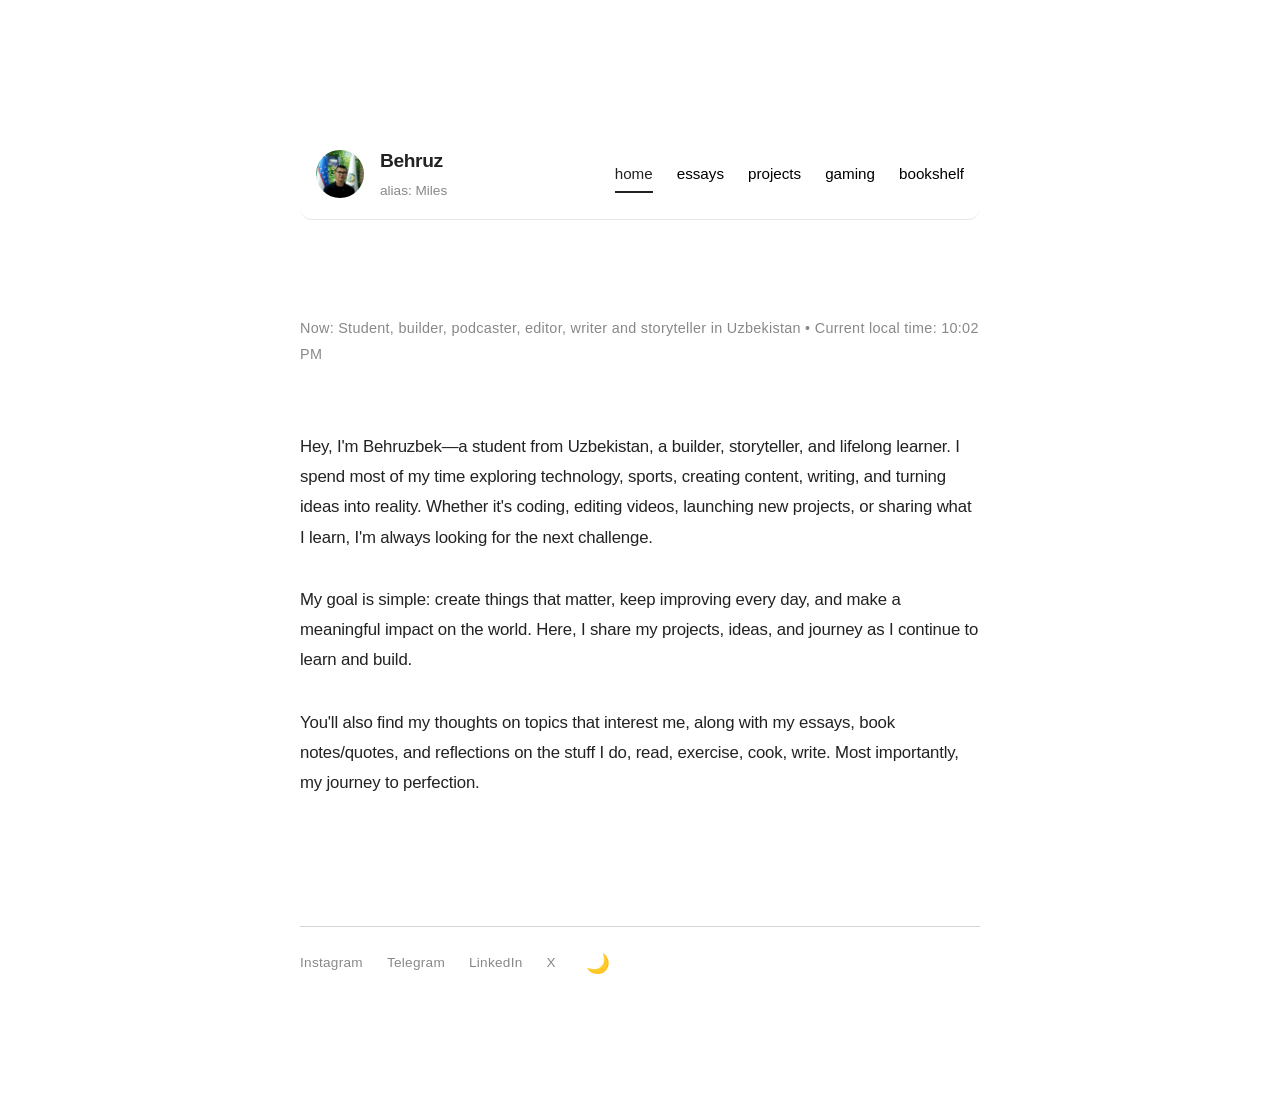
<file: index.html>
<!DOCTYPE html>
<html lang="en">
<head>
    <meta charset="UTF-8">
    <meta name="viewport" content="width=device-width, initial-scale=1.0">
    <title>Behruz</title>
    <link rel="icon" type="image/jpeg" href="transparent one.png">
    <link rel="stylesheet" href="style.css">
    <style>
        /* Page-specific styles */
        #tracker {
            font-size: 0.9rem;
            color: var(--text-muted);
            margin-bottom: 4rem;
            letter-spacing: 0.02em;
        }

        p {
            margin-bottom: 2rem;
            color: var(--text-main);
            font-size: 1.05rem;
            letter-spacing: -0.01em;
        }
    </style>
</head>
<body>
    <script>
        if (localStorage.getItem('theme') === 'dark') {
            document.body.classList.add('dark-mode');
        }
    </script>

    <header class="fade-in" style="animation-delay: 0s;">
        <div class="logo-group">
            <img src="my photo.png" alt="My Photo">
            <div class="logo-text-group">
                <a href="index.html" class="logo">Behruz</a>
                <span class="alias">alias: Miles</span>
            </div>
        </div>
        <nav>
            <a href="index.html">home</a>
            <a href="essays.html">essays</a>
            <a href="projects.html">projects</a>
            <a href="gaming.html">gaming</a>
            <a href="bookshelf.html">bookshelf</a>
        </nav>
    </header>

    <main class="fade-in" style="animation-delay: 0.15s;">
        <div id="tracker">
            Now: Student, builder, podcaster, editor, writer and storyteller in Uzbekistan • Current local time: <span id="live-time"></span>
        </div>

        <p>Hey, I'm Behruzbek—a student from Uzbekistan, a builder, storyteller, and lifelong learner. I spend most of my time exploring technology, sports, creating content, writing, and turning ideas into reality. Whether it's coding, editing videos, launching new projects, or sharing what I learn, I'm always looking for the next challenge.</p>
        
        <p>My goal is simple: create things that matter, keep improving every day, and make a meaningful impact on the world. Here, I share my projects, ideas, and journey as I continue to learn and build.</p> 
        
        <p>You'll also find my thoughts on topics that interest me, along with my essays, book notes/quotes, and reflections on the stuff I do, read, exercise, cook, write. Most importantly, my journey to perfection.</p>
    </main>

    <footer class="fade-in" style="animation-delay: 0.3s;">
        <a href="https://www.instagram.com/obbxvxt/" target="_blank">Instagram</a>
        <a href="https://t.me/MichaeelKaiserr" target="_blank">Telegram</a>
        <a href="https://www.linkedin.com/in/behruz-o-ktamboyev-50b686413" target="_blank">LinkedIn</a>
        <a href="https://x.com/obbxvxt_ur" target="_blank">X</a>
        <button id="theme-toggle" style="cursor: pointer; background: none; border: none; font-size: 1.2rem;">
    🌙
</button>
    </footer>

    <script src="app.js"></script>
</body>
</html>
</file>
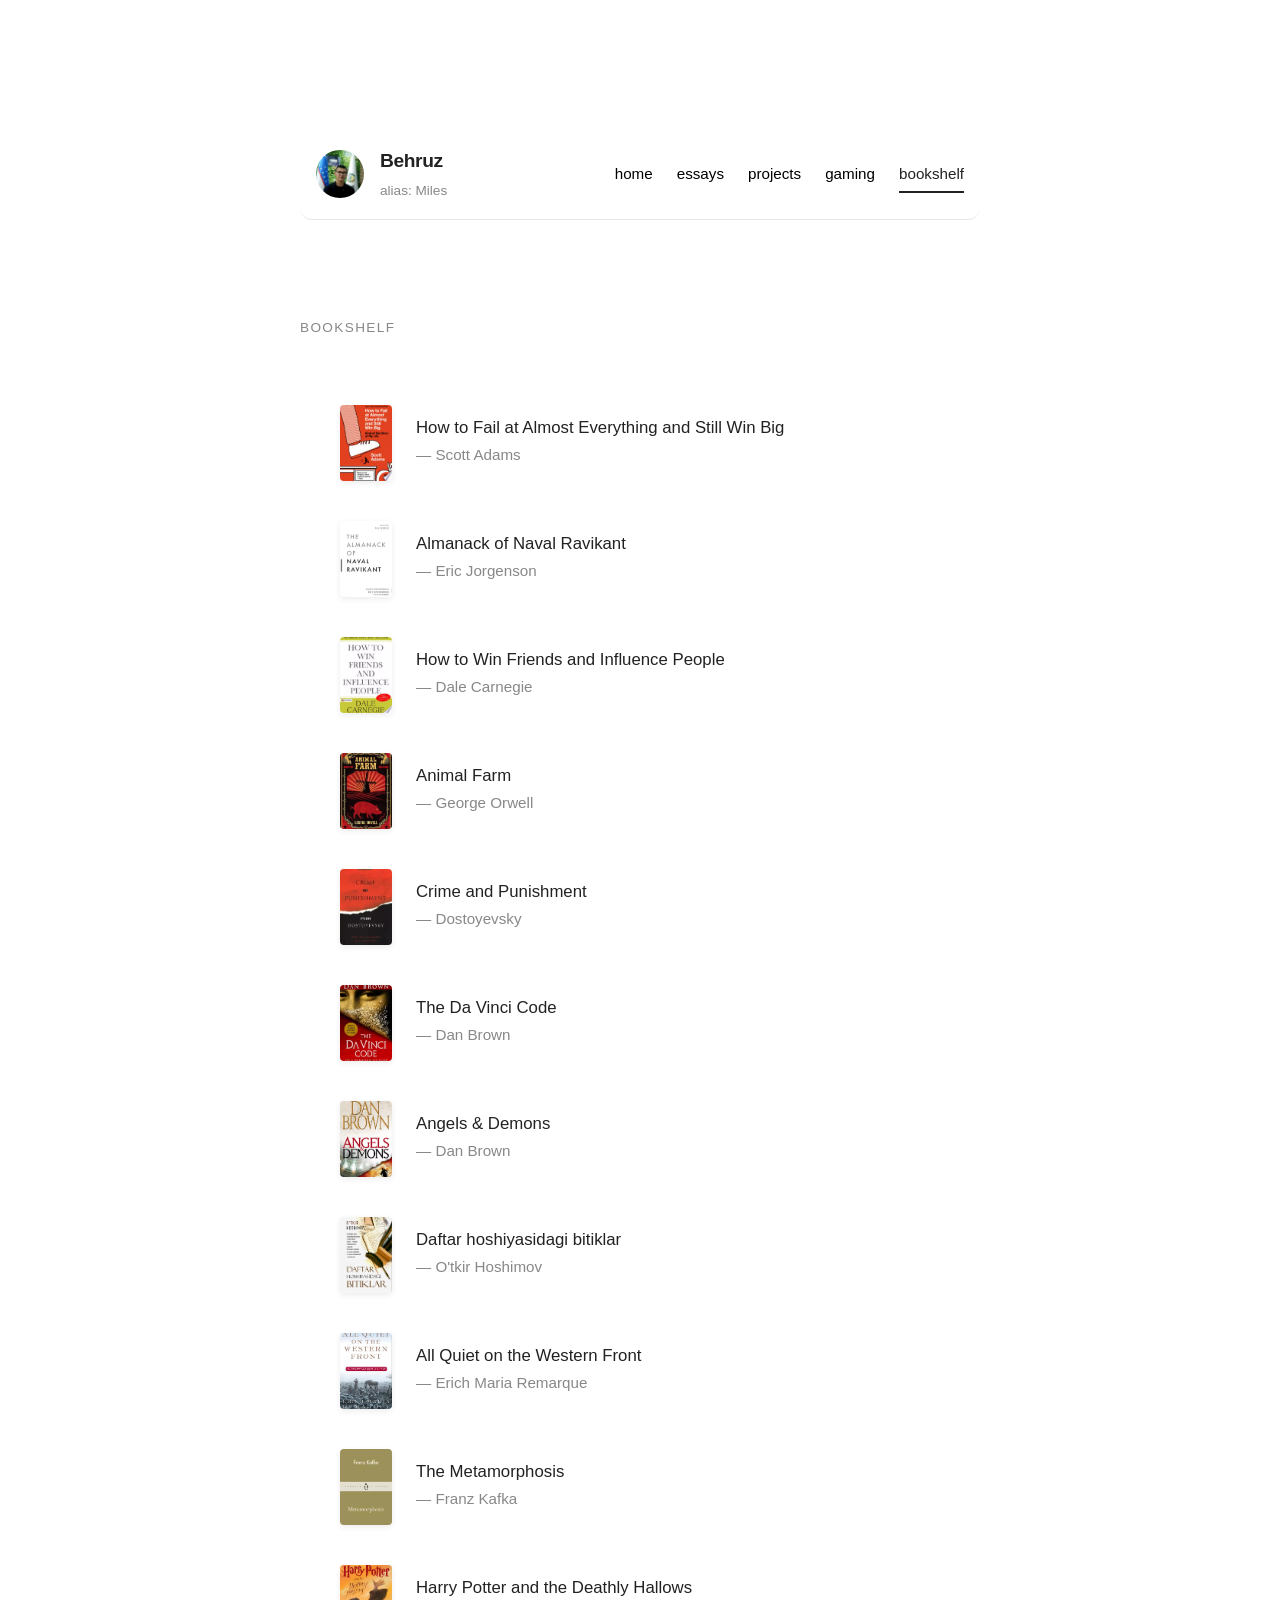
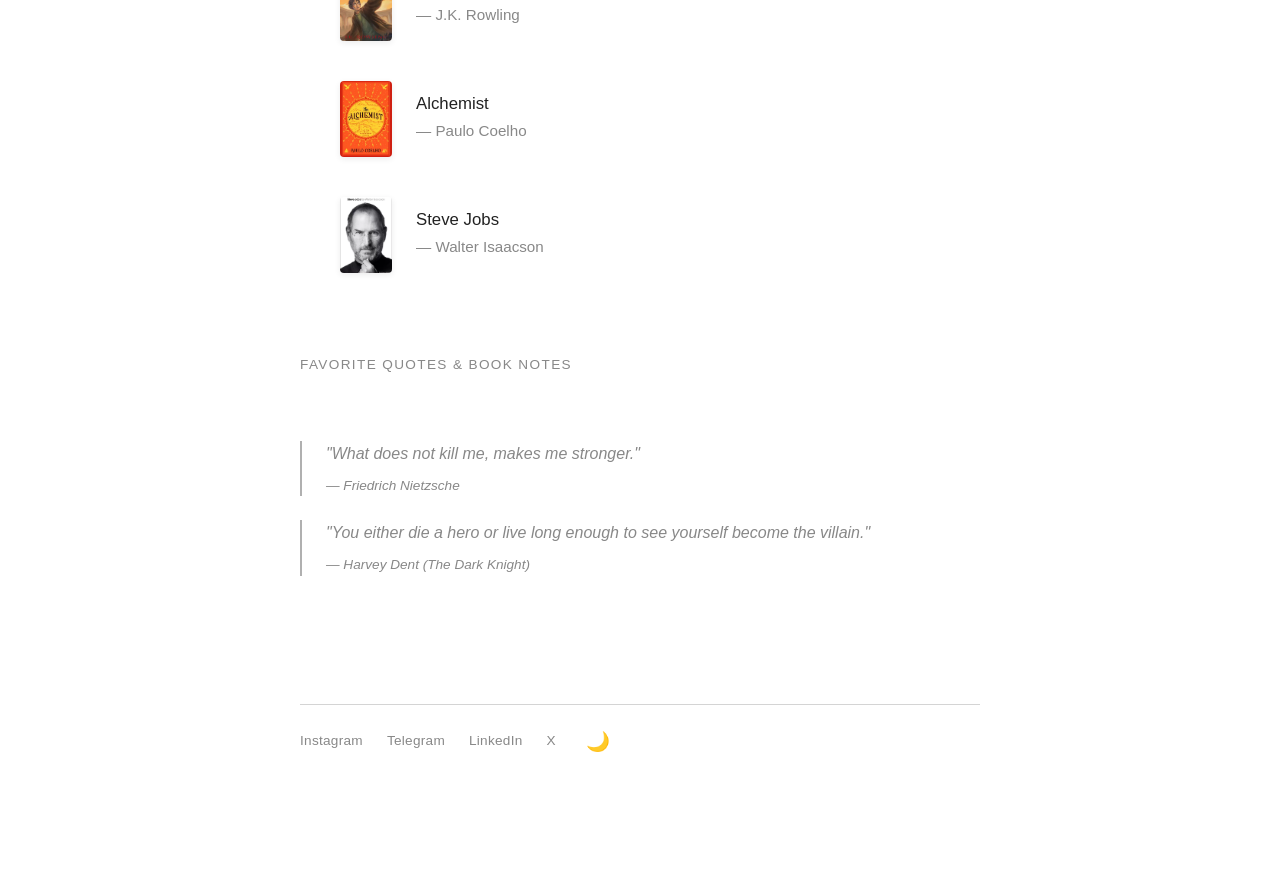
<file: bookshelf.html>
<!DOCTYPE html>
<html lang="en">
<head>
    <meta charset="UTF-8">
    <meta name="viewport" content="width=device-width, initial-scale=1.0">
    <title>Behruz — Bookshelf</title>
    <link rel="icon" type="image/jpeg" href="transparent one.png">
    <link rel="stylesheet" href="style.css">
    <style>
        /* Page-specific styles for bookshelf */
        .section-block { margin-bottom: 5rem; }

        li { 
            margin-bottom: 2.5rem; 
            display: flex;
            align-items: center;
            gap: 1.5rem;
        }

        .book-cover {
            width: 52px;
            height: 76px;
            object-fit: cover;
            border-radius: 4px;
            box-shadow: 0 2px 6px rgba(0, 0, 0, 0.08);
            background-color: #f3f3f3;
            flex-shrink: 0;
            transition: transform 0.4s cubic-bezier(0.22, 1, 0.36, 1), box-shadow 0.4s ease;
        }

        li:hover .book-cover {
            transform: translateY(-5px) scale(1.04);
            box-shadow: 0 8px 16px rgba(0, 0, 0, 0.14);
        }

        .book-details {
            display: flex;
            flex-direction: column;
        }

        .book-title {
            font-weight: 500;
            color: var(--text-main);
            font-size: 1.05rem;
            line-height: 1.4;
        }

        .book-author {
            color: var(--text-muted);
            font-size: 0.95rem;
            margin-top: 0.1rem;
        }

        .quote {
            font-style: italic;
            color: var(--text-muted);
            border-left: 2px solid var(--text-light);
            padding-left: 1.5rem;
            margin: 1.5rem 0;
            line-height: 1.6;
        }

        @media (max-width: 600px) {
            body { padding: 4rem 1.5rem; }
            header { flex-direction: column; gap: 1.5rem; }
            li { gap: 1.2rem; }
        }
    </style>
</head>
<body>
    <script>
        if (localStorage.getItem('theme') === 'dark') {
            document.body.classList.add('dark-mode');
        }
    </script>

    <header class="fade-in" style="animation-delay: 0s;">
        <div class="logo-group">
            <img src="my photo.png" alt="My Photo">
            <div class="logo-text-group">
                <a href="index.html" class="logo">Behruz</a>
                <span class="alias">alias: Miles</span>
            </div>
        </div>
        <nav>
            <a href="index.html" >home</a>
            <a href="essays.html">essays</a>
            <a href="projects.html">projects</a>
            <a href="gaming.html">gaming</a>
            <a href="bookshelf.html">bookshelf</a>
        </nav>
    </header>

    <main class="fade-in" style="animation-delay: 0.15s;">
        <div class="section-block">
            <h2>Bookshelf</h2>
            <ul>
                <li>
                    <img class="book-cover" src="enlarge.webp" alt="How to Fail Cover">
                    <div class="book-details">
                        <span class="book-title">How to Fail at Almost Everything and Still Win Big</span>
                        <span class="book-author">— Scott Adams</span>
                    </div>
                </li>
                <li>
                    <img class="book-cover" src="NAVAL RAVIKANT.webp" alt="Naval Ravikant Cover">
                    <div class="book-details">
                        <span class="book-title">Almanack of Naval Ravikant</span>
                        <span class="book-author">— Eric Jorgenson</span>
                    </div>
                </li>
                <li>
                    <img class="book-cover" src="How to win friends and influence people.webp" alt="Dale Carnegie Cover">
                    <div class="book-details">
                        <span class="book-title">How to Win Friends and Influence People</span>
                        <span class="book-author">— Dale Carnegie</span>    
                    </div>
                </li>
                <li>
                    <img class="book-cover" src="animal farm.webp" alt="Animal Farm Cover">
                    <div class="book-details">
                        <span class="book-title">Animal Farm</span>
                        <span class="book-author">— George Orwell</span>    
                    </div>
                </li>
                <li>
                    <img class="book-cover" src="crime and punishment.webp" alt="Crime and Punishment Cover">
                    <div class="book-details">
                        <span class="book-title">Crime and Punishment</span>
                        <span class="book-author">— Dostoyevsky</span>    
                    </div>
                </li>
                <li>
                    <img class="book-cover" src="da vinci code.webp" alt="The Da Vinci Code Cover">
                    <div class="book-details">
                        <span class="book-title">The Da Vinci Code</span>
                        <span class="book-author">— Dan Brown</span>    
                    </div>
                </li>
                <li>
                    <img class="book-cover" src="angels and demons.webp" alt="Angels & Demons Cover">
                    <div class="book-details">
                        <span class="book-title">Angels & Demons</span>
                        <span class="book-author">— Dan Brown</span>    
                    </div>
                </li>
                <li>
                    <img class="book-cover" src="daftar hoshiyasidagi bitiklar.jpeg" alt="Daftar hoshiyasidagi bitiklar Cover">
                    <div class="book-details">
                        <span class="book-title">Daftar hoshiyasidagi bitiklar</span>
                        <span class="book-author">— O'tkir Hoshimov</span>
                    </div>
                </li>
                <li>
                    <img class="book-cover" src="all quiet on the western front.webp" alt="All Quiet on the Western Front Cover">
                    <div class="book-details">
                        <span class="book-title">All Quiet on the Western Front</span>
                        <span class="book-author">— Erich Maria Remarque</span>   
                    </div>
                </li>
                <li>
                    <img class="book-cover" src="metamorphosis.webp" alt="The Metamorphosis Cover">
                    <div class="book-details">
                        <span class="book-title">The Metamorphosis</span>
                        <span class="book-author">— Franz Kafka</span>
                    </div>
                </li>
                <li>
                    <img class="book-cover" src="harry potter and deathly hollows].webp" alt="Harry Potter Cover">
                    <div class="book-details">
                        <span class="book-title">Harry Potter and the Deathly Hallows</span>
                        <span class="book-author">— J.K. Rowling</span>
                    </div>
                </li>
                <li>
                    <img class="book-cover" src="alchemist.webp" alt="Alchemist Cover">
                    <div class="book-details">
                        <span class="book-title">Alchemist</span>
                        <span class="book-author">— Paulo Coelho</span>
                    </div>
                </li>
                <li>
                    <img class="book-cover" src="steve jobs.webp" alt="Steve Jobs Cover">
                    <div class="book-details">
                        <span class="book-title">Steve Jobs</span>
                        <span class="book-author">— Walter Isaacson</span>
                    </div>
                </li>
            </ul>
        </div>

        <div class="section-block">
            <h2>Favorite Quotes & Book Notes</h2>
            <div class="quote">
                "What does not kill me, makes me stronger." <br>
                <span style="font-size: 0.85rem; margin-top: 0.5rem; display: block;">— Friedrich Nietzsche</span>
            </div>
            <div class="quote">
                "You either die a hero or live long enough to see yourself become the villain." <br>
                <span style="font-size: 0.85rem; margin-top: 0.5rem; display: block;">— Harvey Dent (The Dark Knight)</span>
            </div>
        </div>
    </main>

    <footer class="fade-in" style="animation-delay: 0.3s;">
        <a href="https://www.instagram.com/obbxvxt/" target="_blank">Instagram</a>
        <a href="https://t.me/MichaeelKaiserr" target="_blank">Telegram</a>
        <a href="https://www.linkedin.com/in/behruz-o-ktamboyev-50b686413" target="_blank">LinkedIn</a>
        <a href="https://x.com/obbxvxt_ur" target="_blank">X</a>
        <button id="theme-toggle" style="cursor: pointer; background: none; border: none; font-size: 1.2rem;">
    🌙
</button>
    </footer>

    <script src="app.js"></script>
</body>
</html>
</file>
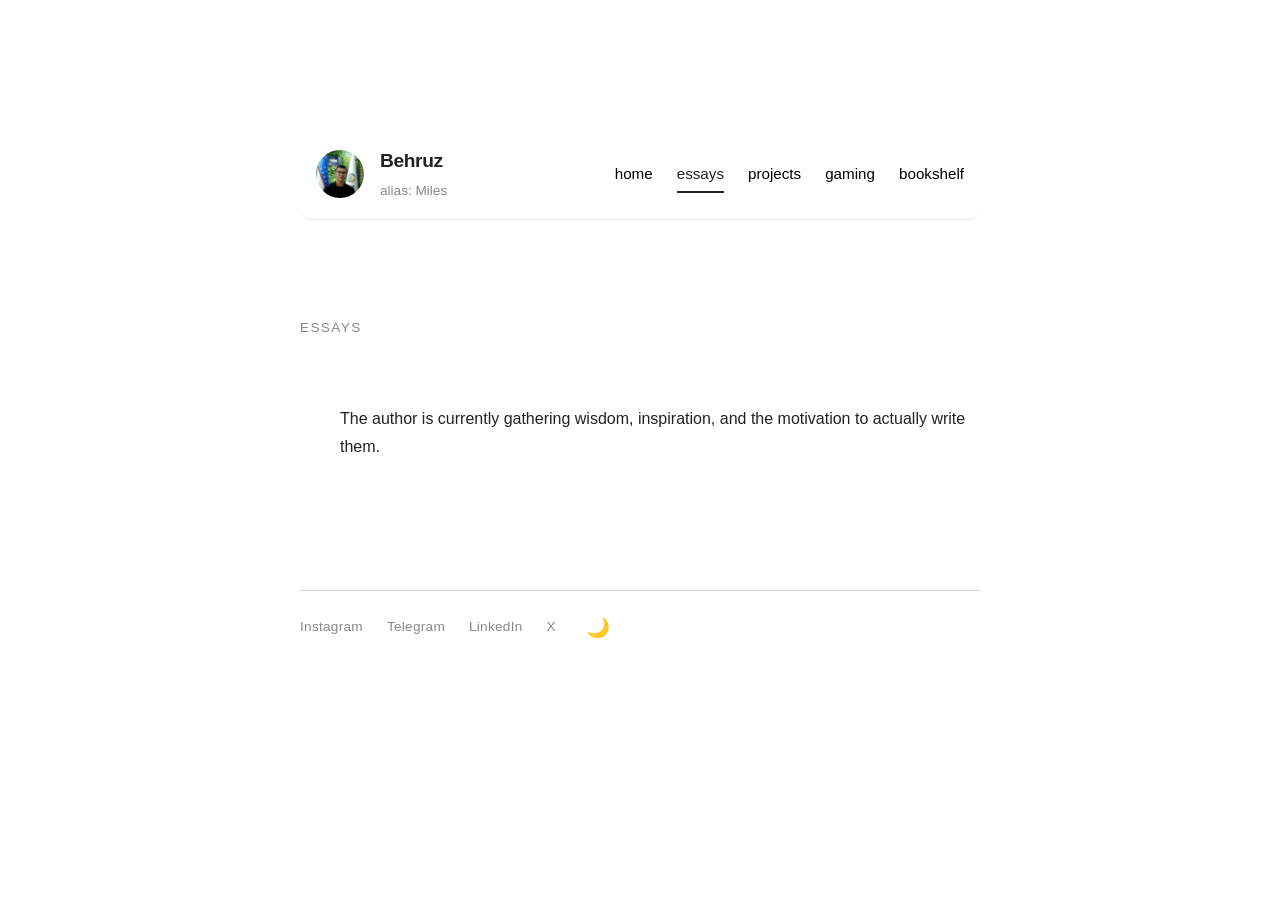
<file: essays.html>
<!DOCTYPE html>
<html lang="en">
<head>
    <meta charset="UTF-8">
    <meta name="viewport" content="width=device-width, initial-scale=1.0">
    <title>Behruz — Essays</title>
    <link rel="icon" type="image/jpeg" href="transparent one.png">
    <link rel="stylesheet" href="style.css">
    <style>
        /* Page-specific styles for essays */
        li { margin-bottom: 3rem; }

        .item-row {
            display: flex;
            align-items: baseline;
            gap: 1.5rem;
        }

        .item-date {
            font-size: 0.85rem;
            color: var(--text-muted);
            min-width: 90px;
            letter-spacing: 0.02em;
        }

        .item-title {
            font-weight: 400;
            color: var(--text-main);
            font-size: 1.05rem;
            text-decoration: none;
            transition: opacity 0.2s ease;
        }

        .item-title:hover { opacity: 0.6; }
    </style>
</head>
<body>
    <script>
        if (localStorage.getItem('theme') === 'dark') {
            document.body.classList.add('dark-mode');
        }
    </script>

    <header class="fade-in" style="animation-delay: 0s;">
        <div class="logo-group">
            <img src="my photo.png" alt="My Photo">
            <div class="logo-text-group">
                <a href="index.html" class="logo">Behruz</a>
                <span class="alias">alias: Miles</span>
            </div>
        </div>
        <nav>
            <a href="index.html" >home</a>
            <a href="essays.html">essays</a>
            <a href="projects.html">projects</a>
            <a href="gaming.html">gaming</a>
            <a href="bookshelf.html">bookshelf</a>
        </nav>
    </header>

    <main class="fade-in" style="animation-delay: 0.15s;">
        <h2>Essays</h2>
        <ul>
            <li>
                <div class="item-row">
                    <span> The author is currently gathering wisdom, inspiration, and the motivation to actually write them.</span>
                </div>
            </li>
        </ul>
    </main>

    <footer class="fade-in" style="animation-delay: 0.3s;">
        <a href="https://www.instagram.com/obbxvxt/" target="_blank">Instagram</a>
        <a href="https://t.me/MichaeelKaiserr" target="_blank">Telegram</a>
        <a href="https://www.linkedin.com/in/behruz-o-ktamboyev-50b686413" target="_blank">LinkedIn</a>
        <a href="https://x.com/obbxvxt_ur" target="_blank">X</a>
        <button id="theme-toggle" style="cursor: pointer; background: none; border: none; font-size: 1.2rem;">
    🌙
</button>
    </footer>

    <script src="app.js"></script>
</body>
</html>
</file>
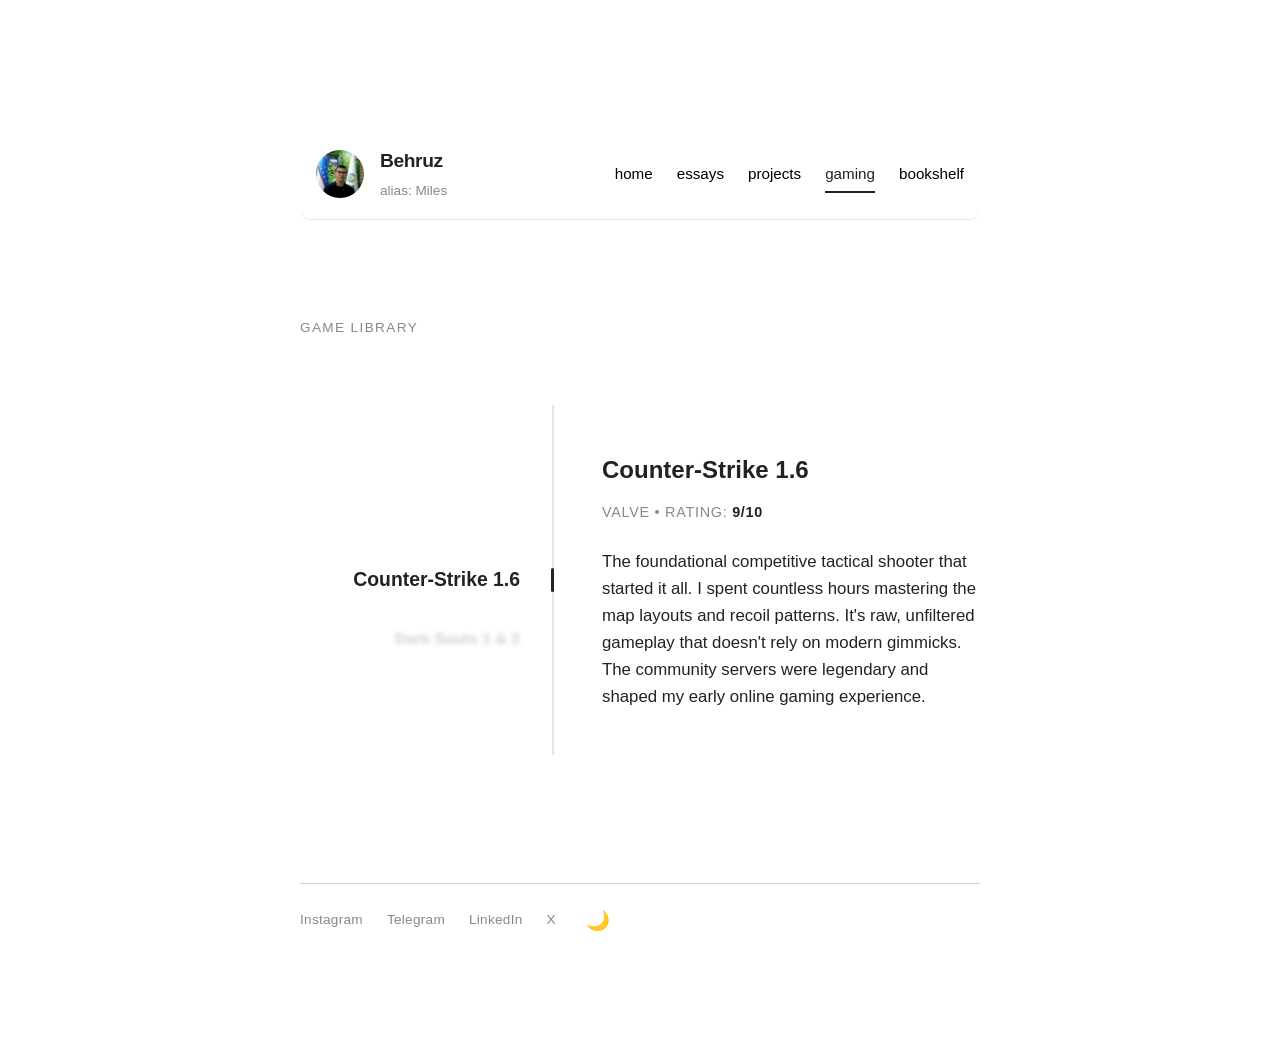
<file: gaming.html>
<!DOCTYPE html>
<html lang="en">
<head>
    <meta charset="UTF-8">
    <meta name="viewport" content="width=device-width, initial-scale=1.0">
    <title>Behruz — Gaming Log</title>
    <link rel="icon" type="image/jpeg" href="transparent one.png">
    <link rel="stylesheet" href="style.css">
    <style>
        /* --- GAMING WHEEL STYLES --- */
        .gaming-container {
            display: flex;
            align-items: center;
            gap: 3rem;
            height: 350px;
            margin-top: 2rem;
            perspective: 1000px; /* Gives the 3D curve depth */
        }

        /* The Left Side: The Wheel */
        .wheel-picker {
            position: relative;
            width: 40%;
            height: 100%;
            display: flex;
            flex-direction: column;
            justify-content: center;
            border-right: 2px solid rgba(0, 0, 0, 0.1);
        }

        /* The Middle Indicator Line */
        .wheel-indicator {
            position: absolute;
            right: -2px;
            top: 50%;
            transform: translateY(-50%);
            width: 3px;
            height: 24px;
            background-color: var(--text-main);
            border-radius: 4px;
            z-index: 10;
        }

        .wheel-item {
            position: absolute;
            right: 2rem;
            width: 100%;
            text-align: right;
            font-weight: 600;
            font-size: 1.1rem;
            color: var(--text-muted);
            transition: all 0.4s cubic-bezier(0.25, 0.46, 0.45, 0.94);
            opacity: 0;
            pointer-events: none;
            transform-origin: right center;
        }

        /* The 3 Visible States */
        .wheel-item.active {
            opacity: 1;
            transform: translateY(0) scale(1.1);
            filter: blur(0);
            color: var(--text-main);
            pointer-events: auto;
        }

        .wheel-item.prev {
            opacity: 0.4;
            transform: translateY(-60px) scale(0.9) rotateX(25deg);
            filter: blur(3px);
            pointer-events: auto;
            cursor: pointer;
        }

        .wheel-item.next {
            opacity: 0.4;
            transform: translateY(60px) scale(0.9) rotateX(-25deg);
            filter: blur(3px);
            pointer-events: auto;
            cursor: pointer;
        }

        /* The Right Side: Game Details */
        .game-info-panel {
            width: 60%;
            display: flex;
            flex-direction: column;
        }

        .info-title {
            font-size: 1.5rem;
            font-weight: 600;
            color: var(--text-main);
            margin-bottom: 0.5rem;
            transition: opacity 0.3s ease;
        }

        .info-meta {
            font-size: 0.9rem;
            color: var(--text-muted);
            margin-bottom: 1.5rem;
            text-transform: uppercase;
            letter-spacing: 0.05em;
        }

        .info-rating {
            font-weight: 600;
            color: var(--text-main);
        }

        .info-summary {
            font-size: 1.05rem;
            color: var(--text-main);
            line-height: 1.6;
            transition: opacity 0.3s ease;
        }

        @media (max-width: 600px) {
            .gaming-container {
                flex-direction: column;
                height: auto;
                gap: 2rem;
            }
            .wheel-picker {
                width: 100%;
                height: 250px;
                border-right: none;
                border-bottom: 2px solid rgba(0, 0, 0, 0.1);
            }
            .wheel-indicator {
                top: auto;
                bottom: -2px;
                left: 50%;
                right: auto;
                transform: translateX(-50%);
                width: 24px;
                height: 3px;
            }
            .wheel-item {
                right: 0;
                text-align: center;
                transform-origin: center bottom;
            }
            .game-info-panel { width: 100%; }
        }
    </style>
</head>
<body>
    <script>
        if (localStorage.getItem('theme') === 'dark') {
            document.body.classList.add('dark-mode');
        }
    </script>

    <header class="fade-in" style="animation-delay: 0s;">
        <div class="logo-group">
            <img src="my photo.png" alt="My Photo">
            <div class="logo-text-group">
                <a href="index.html" class="logo">Behruz</a>
                <span class="alias">alias: Miles</span>
            </div>
        </div>
        <nav>
            <a href="index.html" >home</a>
            <a href="essays.html">essays</a>
            <a href="projects.html">projects</a>
            <a href="gaming.html">gaming</a>
            <a href="bookshelf.html">bookshelf</a>
        </nav>
    </header>

    <main class="fade-in" style="animation-delay: 0.15s;">
        <h2>Game Library</h2>
        
        <div class="gaming-container">
            <div class="wheel-picker" id="wheel">
                <div class="wheel-indicator"></div>
                </div>

            <div class="game-info-panel">
                <div class="info-title" id="display-title">Title</div>
                <div class="info-meta">
                    <span id="display-company">Company</span> • Rating: <span class="info-rating" id="display-rating">0/10</span>
                </div>
                <div class="info-summary" id="display-summary">Summary goes here...</div>
            </div>
        </div>
    </main>

    <footer class="fade-in" style="animation-delay: 0.3s;">
        <a href="https://www.instagram.com/obbxvxt/" target="_blank">Instagram</a>
        <a href="https://t.me/MichaeelKaiserr" target="_blank">Telegram</a>
        <a href="https://www.linkedin.com/in/behruz-o-ktamboyev-50b686413" target="_blank">LinkedIn</a>
        <a href="https://x.com/obbxvxt_ur" target="_blank">X</a>
        <button id="theme-toggle" style="cursor: pointer; background: none; border: none; font-size: 1.2rem;">
    🌙
</button>
    </footer>

    <script src="app.js"></script>
</body>
</html>
</file>
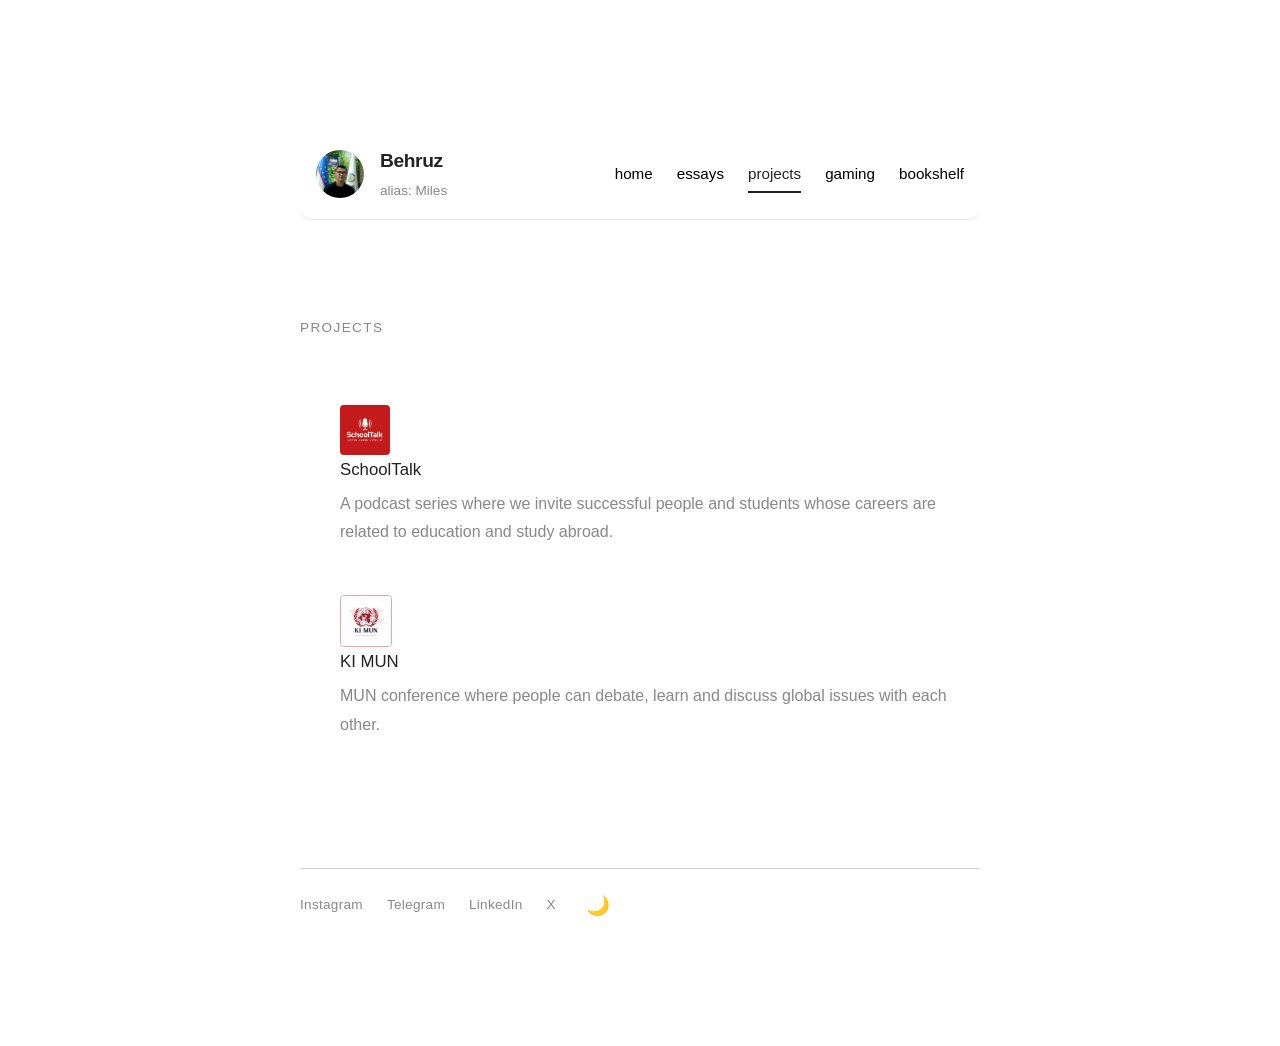
<file: projects.html>
<!DOCTYPE html>
<html lang="en">
<head>
    <meta charset="UTF-8">
    <meta name="viewport" content="width=device-width, initial-scale=1.0">
    <title>Behruz — Projects</title>
    <link rel="icon" type="image/jpeg" href="transparent one.png">
    <link rel="stylesheet" href="style.css">
    <style>
        /* Page-specific styles for projects */
        li { margin-bottom: 3rem; display: flex; flex-direction: column;}

        .item-title {
            font-weight: 500;
            color: var(--text-main);
            font-size: 1.05rem;
            margin-bottom: 0.3rem;
        }

        .item-image {
            width: 50px;
            height: 50px;
            border-radius: 4px;
            flex-shrink: 0;
        }

        .item-link {
            color: var(--text-main);
            text-decoration: none;
            transition: color 0.3s ease, text-decoration-color 0.2s ease;
        }

        .item-link:hover,
        .item-link:focus-visible {
            text-decoration: underline;
            text-decoration-color: var(--text-main);
            text-underline-offset: 3px;
            outline: none;
        }

        .item-desc {
            color: var(--text-muted);
            font-size: 1rem;
        }
    </style>
</head>
<body>
    <script>
        if (localStorage.getItem('theme') === 'dark') {
            document.body.classList.add('dark-mode');
        }
    </script>

    <header class="fade-in" style="animation-delay: 0s;">
        <div class="logo-group">
            <img src="my photo.png">
            <div class="logo-text-group">
                <a href="index.html" class="logo">Behruz</a>
                <span class="alias">alias: Miles</span>
            </div>
        </div>
        <nav>
            <a href="index.html">home</a>
            <a href="essays.html">essays</a>
            <a href="projects.html">projects</a>
            <a href="gaming.html">gaming</a>
            <a href="bookshelf.html">bookshelf</a>
        </nav>
    </header>

    <main class="fade-in" style="animation-delay: 0.15s;">
        <h2>Projects</h2>
        <ul>
            <li>
                <img class="item-image" src="photo_2025-08-03_13-43-16.jpg" alt="SchoolTalk">
                <span class="item-title"> <a href="https://www.youtube.com/@School-Talk1" class="item-link" target="_blank">SchoolTalk</a></span>
                <span class="item-desc">A podcast series where we invite successful people and students whose careers are related to education and study abroad.</span>
            </li>
            <li>
                <img class="item-image" src="photo_2026-02-25_21-32-49.jpg" alt="KI MUN" style="border: 0.1px solid rgba(189, 0, 0, 0.352) ;">
                <span class="item-title"> <a href="https://t.me/Khanka_MUN" class="item-link" target="_blank">KI MUN</a></span>
                <span class="item-desc">MUN conference where people can debate, learn and discuss global issues with each other.</span>
            </li>
        </ul>
    </main>

    <footer class="fade-in" style="animation-delay: 0.3s;">
        <a href="https://www.instagram.com/obbxvxt/" target="_blank">Instagram</a>
        <a href="https://t.me/MichaeelKaiserr" target="_blank">Telegram</a>
        <a href="https://www.linkedin.com/in/behruz-o-ktamboyev-50b686413" target="_blank">LinkedIn</a>
        <a href="https://x.com/obbxvxt_ur" target="_blank">X</a>
        <button id="theme-toggle" style="cursor: pointer; background: none; border: none; font-size: 1.2rem;">
    🌙
</button>
    </footer>

    <script src="app.js"></script>
</body>
</html>
</file>
<file: style.css>
/* --- THEME VARIABLES --- */
:root {
    --bg-color: #ffffff;
    --text-main: #222222;
    --text-muted: #888888;
    --text-light: #b0b0b0;
    --header-bg: rgba(255, 255, 255, 0.8);
    --border-color: rgba(0, 0, 0, 0.167); /* <--- Add this line */
    --font-main: "Helvetica Neue", -apple-system, BlinkMacSystemFont, "Segoe UI", Roboto, Arial, sans-serif;
}

body.dark-mode {
    --bg-color: #121212;
    --text-main: #ffffff;
    --text-muted: #a0a0a0;
    --text-light: #777777;
    --header-bg: rgba(18, 18, 18, 0.85);
    --border-color: rgba(255, 255, 255, 0.15); /* <--- Add this line (white semi-transparent) */
}

body {
    background-color: var(--bg-color);
    color: var(--text-main);
    font-family: var(--font-main);
    line-height: 1.8;
    font-size: 16px;
    -webkit-font-smoothing: antialiased;
    -moz-osx-font-smoothing: grayscale;
    max-width: 680px;
    margin: 0 auto;
    padding: 8rem 2rem;
    transition: background-color 0.4s ease, color 0.4s ease; /* ADD THIS LINE */
}

@keyframes fadeIn {
    from { opacity: 0; transform: translateY(10px); }
    to { opacity: 1; transform: translateY(0); }
}

@keyframes expandStick {
    from {
        width: 0;
        left: 50%;
    }
    to {
        width: 100%;
        left: 0;
    }
}

.fade-in {
    animation: fadeIn 0.9s cubic-bezier(0.22, 1, 0.36, 1) forwards;
    opacity: 0;
}

header {
    display: flex;
    justify-content: space-between;
    align-items: center;
    margin-bottom: 6rem;
    flex-wrap: wrap;
    gap: 2rem;
    position: sticky;
    top: 0;
    z-index: 1000;
    padding: 1rem;
    border-bottom: 1px solid rgba(128, 128, 128, 0.2);
    border-radius: 0 0 12px 12px;
    
    /* The Glassmorphism */
    background-color: var(--header-bg);
    backdrop-filter: blur(10px);
    -webkit-backdrop-filter: blur(10px);
    transition: background-color 0.4s ease;
}

/* --- LOGO & NAV LAYOUT RESTORATION --- */
.logo-group {
    display: flex;
    align-items: center;
    gap: 1rem;
}

.logo-group img {
    width: 48px;
    height: 48px;
    border-radius: 50%;
    object-fit: cover;
    image-rendering: -webkit-optimize-contrast;
}

.logo-text-group {
    display: flex;
    flex-direction: column;
}

.logo {
    font-size: 1.2rem;
    font-weight: 600;
    color: var(--text-main);
    text-decoration: none;
    letter-spacing: -0.02em;
}

.alias {
    font-size: 0.85rem;
    color: var(--text-muted);
}

nav {
    display: flex;
    gap: 1.5rem;
    flex-wrap: wrap;
    align-items: center;
}

/* Ensure the link can anchor the underline */
nav a {
    color: var(--text-muted);
    text-decoration: none;
    font-size: 0.95rem;
    font-weight: 500;
    transition: color 0.3s ease;
    position: relative; /* Crucial for the underline positioning */
}

/* Color change when hovering or active */
nav a:hover, 
nav a.active { 
    color: var(--text-main); 
}

/* The expanding underline for the active link */
nav a.active::after {
    content: '';
    position: absolute;
    bottom: -6px;
    height: 2px;
    background-color: var(--text-main);
    animation: expandStick 0.5s ease forwards;
}

/* The animation that makes it grow from the center */
@keyframes expandStick {
    from {
        width: 0;
        left: 50%;
    }
    to {
        width: 100%;
        left: 0;
    }
}

h2 {
    font-size: 0.85rem;
    font-weight: 500;
    text-transform: uppercase;
    letter-spacing: 0.1em;
    color: var(--text-muted);
    margin-bottom: 4rem;
}

ul { list-style-type: none; }

footer {
    margin-top: 8rem;
    display: flex;
    gap: 1.5rem;
    flex-wrap: wrap;
    border-top: 1px solid var(--border-color); /* <--- Updated */
    padding-top: 1.5rem;
    transition: border-color 0.4s ease; /* <--- Makes it fade nicely */
}

footer a {
    color: var(--text-muted);
    text-decoration: none;
    font-size: 0.85rem;
    letter-spacing: 0.02em;
    transition: color 0.3s ease;
}

/* 1. Define the header variables */
:root {
    --header-bg: rgba(255, 255, 255, 0.8); /* Light mode frosted glass */
    --header-text: #000000;
}

body.dark-mode {
    --header-bg: rgba(20, 20, 20, 0.8); /* Dark mode frosted glass */
    --header-text: #ffffff;
}


/* 3. Ensure the nav links inside the header flip colors too */
header nav a {
    color: var(--header-text);
    transition: color 0.5s ease;
}

footer a:hover { color: var(--text-main); }

@media (max-width: 600px) {
    body { padding: 4rem 1.5rem; }
    header { flex-direction: column; gap: 1.5rem; }
}
</file>
